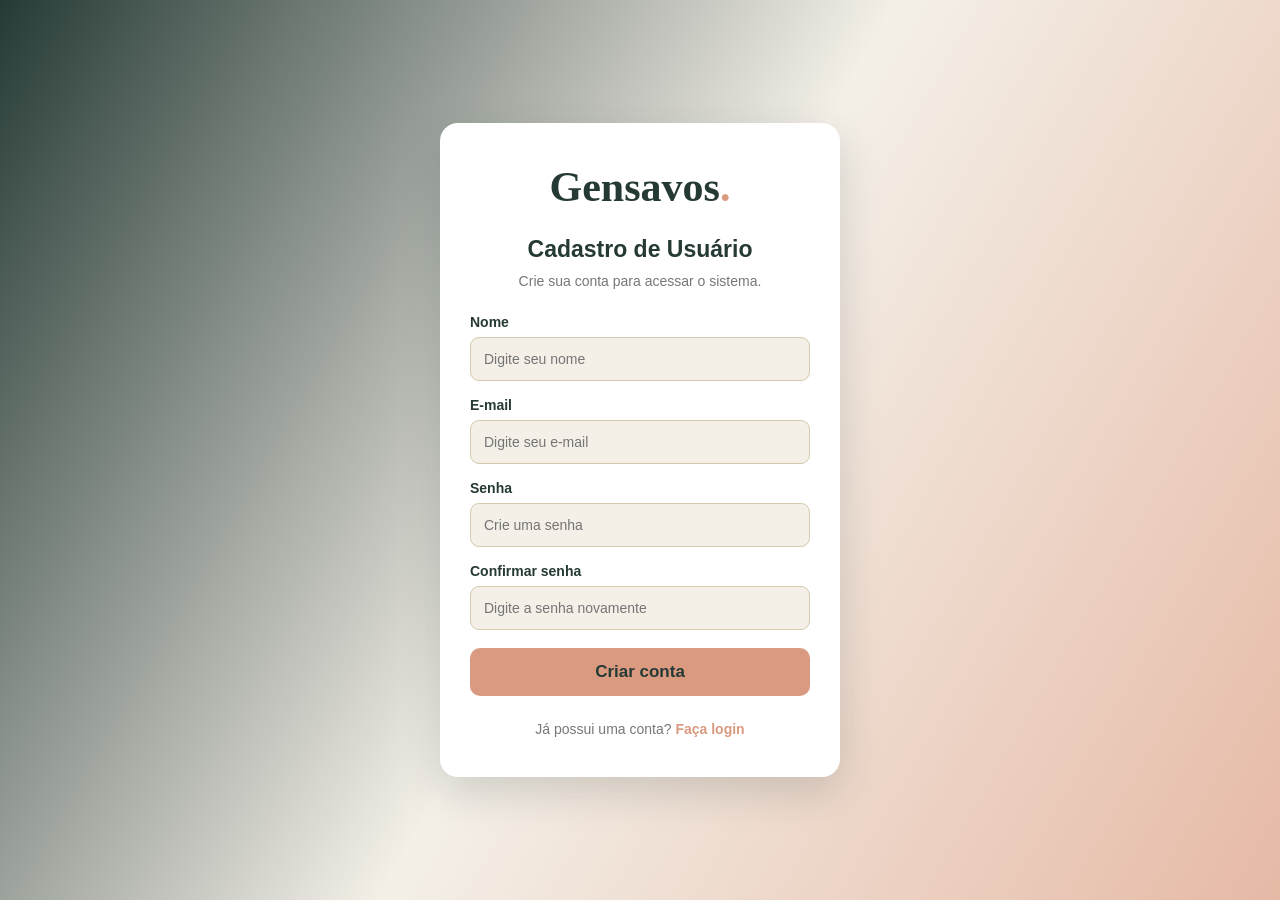
<file: Senai/index.html>
<!DOCTYPE html>
<html lang="pt-br">

<head>
    <meta charset="UTF-8">
    <meta name="viewport" content="width=device-width, initial-scale=1.0">

    <title>Cadastro | Gensavos</title>

    <link rel="stylesheet" href="Css/style.css">
</head>

<body>

    <div class="container">

        <h1>Gensavos<span>.</span></h1>

        <h2>Cadastro de Usuário</h2>

        <p>Crie sua conta para acessar o sistema.</p>

        <form id="formCadastro">

            <label for="nome">Nome</label>
            <input type="text" id="nome"
                placeholder="Digite seu nome" required>

            <label for="email">E-mail</label>
            <input type="email" id="email"
                placeholder="Digite seu e-mail" required>

            <label for="senha">Senha</label>
            <input type="password" id="senha"
                placeholder="Crie uma senha" required minlength="6">

            <label for="confirmar">Confirmar senha</label>

            <div class="campo-senha">
                <input type="password" id="confirmar"
                    placeholder="Digite a senha novamente" required>

                <span id="erro-senha" class="erro"></span>
            </div>

            <button type="submit">Criar conta</button>

        </form>

        <p class="rodape">
            Já possui uma conta?
            <a href="login.html">Faça login</a>
        </p>

    </div>


    <script>

        const form = document.getElementById("formCadastro");

        const senha = document.getElementById("senha");

        const confirmar = document.getElementById("confirmar");

        const erroSenha = document.getElementById("erro-senha");


        form.addEventListener("submit", function(event) {

            event.preventDefault();

            erroSenha.textContent = "";

            confirmar.classList.remove("input-erro");


            if (senha.value !== confirmar.value) {

                erroSenha.textContent = "As senhas não são iguais!";

                confirmar.classList.add("input-erro");

                confirmar.focus();

                return;

            }

            alert("Cadastro realizado com sucesso!");

            window.location.href = "login.html";

        });

    </script>

</body>
</html>
</file>
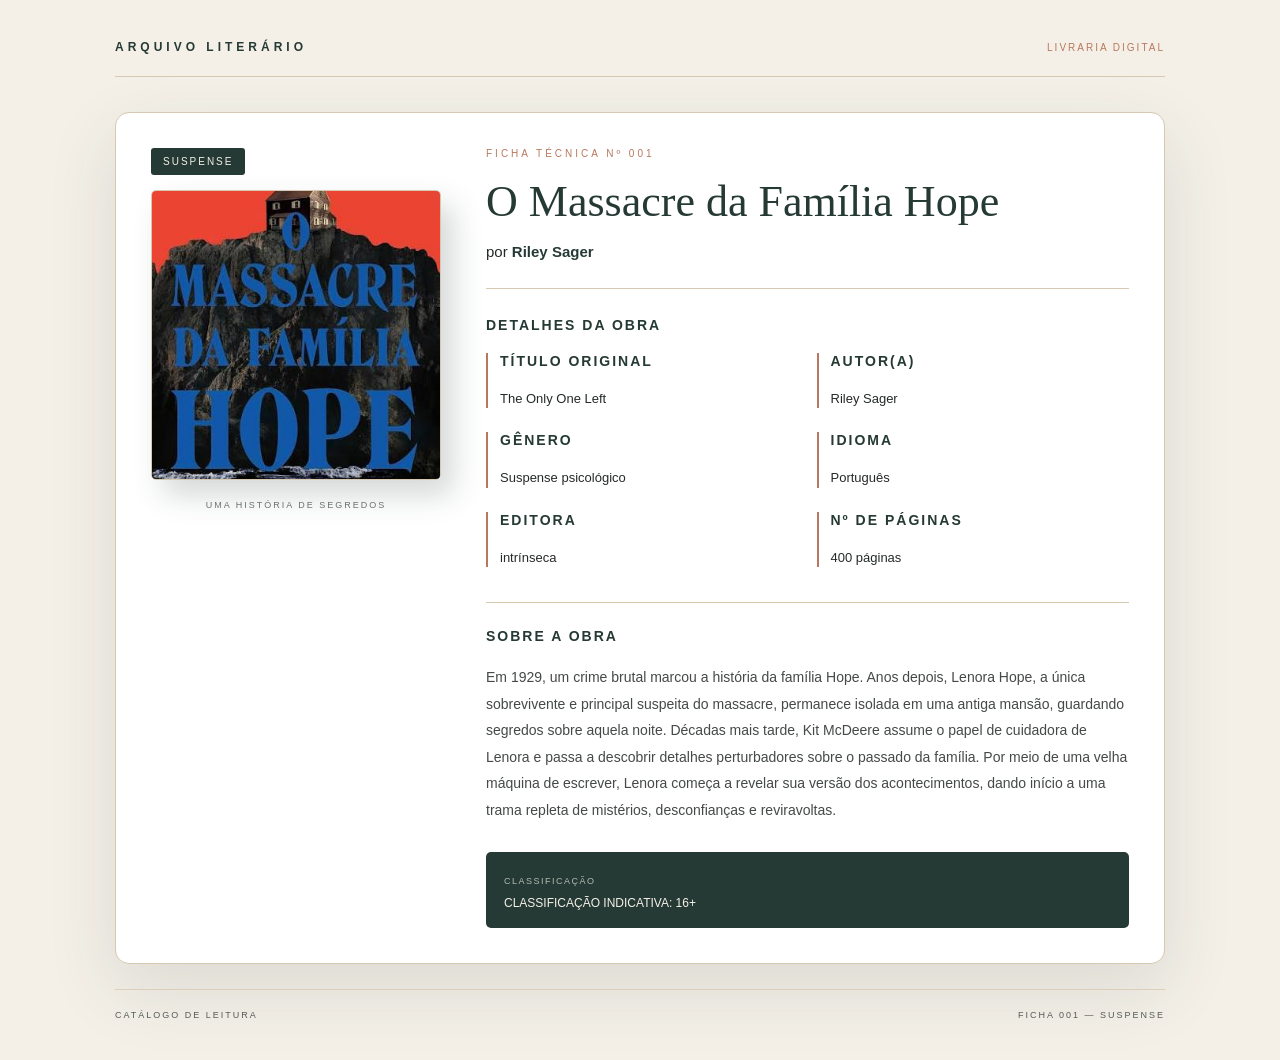
<file: Senai/final.html>
<!DOCTYPE html>
<html lang="pt-BR">
<head>
    <meta charset="UTF-8">
    <meta name="viewport" content="width=device-width, initial-scale=1.0">
    <title>Ficha Técnica | O Massacre da Família Hope</title>
    <link rel="stylesheet" href="Css3/style.css">
</head>

<body>
    <main class="pagina">
        <header class="cabecalho">
            <span class="marca">ARQUIVO LITERÁRIO</span>
            <span class="categoria">LIVRARIA DIGITAL</span>
        </header>

        <section class="ficha">

            <div class="capa-container">
                <span class="etiqueta">SUSPENSE</span>

                <img
                    src="Img/LIvro.hope.jpeg"
                    alt="Capa do livro O Massacre da Família Hope"
                    class="capa"
                />

                <p class="legenda">UMA HISTÓRIA DE SEGREDOS</p>
            </div>

            <div class="informacoes">
                <p class="subtitulo">FICHA TÉCNICA Nº 001</p>

                <h1>O Massacre da Família Hope</h1>

                <p class="autora">
                    por <strong>Riley Sager</strong>
                </p>

                <div class="linha"></div>

                <h2>Detalhes da obra</h2>

                <div class="detalhes">
                    <div class="item">
                        <h2>TÍTULO ORIGINAL</h2>
                        <p>The Only One Left</p>
                    </div>

                    <div class="item">
                        <h2>AUTOR(A)</h2>
                        <p>Riley Sager</p>
                    </div>

                    <div class="item">
                        <h2>GÊNERO</h2>
                        <p>Suspense psicológico</p>
                    </div>

                    <div class="item">
                        <h2>IDIOMA</h2>
                        <p>Português</p>
                    </div>

                    <div class="item">
                       <h2> EDITORA </h2>
                        <p>intrínseca</p>
                    </div>

                    <div class="item">
                        <h2>Nº DE PÁGINAS</h2>
                        <p>400 páginas</p>
                    </div>
                </div>

                <div class="sinopse">
                    <h2>Sobre a obra</h2>
                    <p>
                        Em 1929, um crime brutal marcou a história da família Hope. Anos depois, Lenora Hope, a única sobrevivente e principal suspeita do massacre, permanece isolada em uma antiga mansão, guardando segredos sobre aquela noite.

Décadas mais tarde, Kit McDeere assume o papel de cuidadora de Lenora e passa a descobrir detalhes perturbadores sobre o passado da família. Por meio de uma velha máquina de escrever, Lenora começa a revelar sua versão dos acontecimentos, dando início a uma trama repleta de mistérios, desconfianças e reviravoltas.
                    </p>
                </div>

                <div class="rodape-ficha">
                    <span>CLASSIFICAÇÃO</span>
                    <p>CLASSIFICAÇÃO INDICATIVA: 16+</p>
                </div>
            </div>
        </section>

        <footer class="rodape">
            <span>CATÁLOGO DE LEITURA</span>
            <span>FICHA 001 — SUSPENSE</span>
        </footer>
    </main>
</body>
</html>
</file>
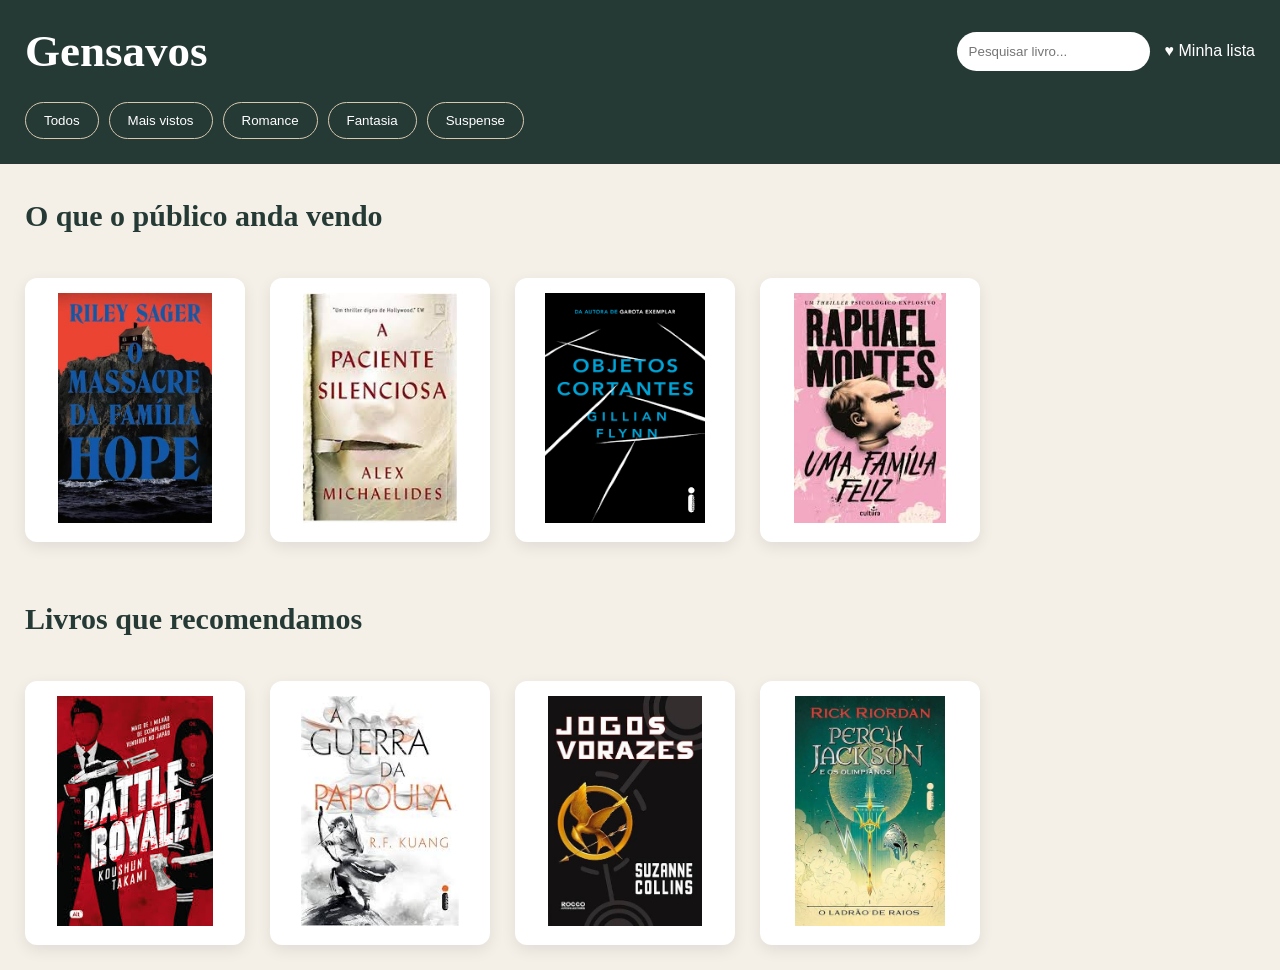
<file: Senai/login.html>
<!DOCTYPE html>
<html lang="pt-br">

<head>
    <meta charset="UTF-8">
    <meta name="viewport" content="width=device-width, initial-scale=1.0">

    <title>Gensavos - Livraria</title>

    <link rel="stylesheet" href="Css2/style.css">
    <script src="script.js" defer></script>
</head>

<body>

    <header>

        <div class="topo">

            <h1>Gensavos</h1>

            <div class="menu-superior">

                <input type="text" id="pesquisa"
                placeholder="Pesquisar livro...">

                <button id="minha-lista">
                    ♥ Minha lista
                </button>

            </div>

        </div>

        <nav class="categorias">

            <button data-categoria="todos">Todos</button>
            <button data-categoria="destaques">Mais vistos</button>
            <button data-categoria="romance">Romance</button>
            <button data-categoria="fantasia">Fantasia</button>
            <button data-categoria="suspense">Suspense</button>

        </nav>

    </header>

    <main>

        <h2 class="subtitulo">O que o público anda vendo</h2>

        <section class="catalogo">
    
            <div class="livros" data-nome="Hope"
            data-categoria="destaques romance">

                 <a href="final.html"><img src="Img/LIvro.hope.jpeg"></a>
                
            </div>


            <div class="livros" data-nome="Paciente"
            data-categoria="destaques suspense">

                <img src="Img/Paciente.jpeg">
            </div>

            <div class="livros" data-nome="Cortantes"
            data-categoria="destaques suspense">

                <img src="Img/Cortantes.png">

            

                

            </div>


            <div class="livros" data-nome="Família"
            data-categoria="destaques romance">

                <img src="Img/Familia.jpeg">

             

                

            </div>

        </section>


        <h2 class="subtitulo">Livros que recomendamos</h2>

        <section class="catalogo">

            <div class="livros" data-nome="Battle"
            data-categoria="fantasia">

                <img src="Img/Battyle.jpeg">

              

                

            </div>


            <div class="livros" data-nome="Guerra"
            data-categoria="fantasia">

                <img src="Img/Guerra.jpeg">

            

               

            </div>


            <div class="livros" data-nome="Jogos"
            data-categoria="fantasia">

                <img src="Img/Jogos.jpeg">

                
                

            </div>


            <div class="livros" data-nome="Percy Jackson"
            data-categoria="fantasia">

                <img src="Img/Perck.jpeg">

             
                

            </div>

        </section>

    </main>

</body>
</html>
</file>
<file: Senai/Css/style.css>
/* CORES DA GENSAVOS */

:root {
    --verde: #263A35;
    --creme: #F4F0E8;
    --areia: #D7C8B0;
    --terracota: #D99A80;
    --branco: #FFFFFF;
    --texto: #343B37;
}


/* CONFIGURAÇÃO GERAL */

* {
    margin: 0;
    padding: 0;
    box-sizing: border-box;
}

body {
    background: linear-gradient(
        120deg,
        var(--verde),
        var(--creme),
        #E6B9A5
    );

    font-family: 'Segoe UI', sans-serif;

    display: flex;
    justify-content: center;
    align-items: center;

    min-height: 100vh;
    padding: 20px;
}


/* CAIXA DE CADASTRO */

.container {
    width: 100%;
    max-width: 400px;

    background-color: var(--branco);

    padding: 40px 30px;

    border-radius: 18px;

    text-align: center;

    box-shadow: 0 15px 40px rgba(38, 58, 53, 0.18);
}


/* LOGO */

h1 {
    color: var(--verde);
    font-family: Georgia, serif;
    font-size: 42px;
    margin-bottom: 25px;
}

h1 span {
    color: var(--terracota);
}


/* TÍTULOS */

h2 {
    color: var(--verde);
    font-size: 23px;
    margin-bottom: 10px;
}

p {
    color: #777;
    font-size: 14px;
    margin-bottom: 25px;
}


/* CAMPOS */

label {
    display: block;
    text-align: left;

    color: var(--verde);

    font-size: 14px;
    font-weight: 600;

    margin-bottom: 7px;
}

input {
    display: block;

    width: 100%;

    padding: 13px;

    margin-bottom: 16px;

    border: 1.5px solid var(--areia);

    border-radius: 9px;

    font-size: 14px;

    background-color: var(--creme);

    outline: none;

    transition: 0.3s;
}


/* EFEITO AO CLICAR */

input:focus {
    border-color: var(--terracota);

    background-color: white;

    box-shadow: 0 0 0 3px rgba(217, 154, 128, 0.2);
}


/* CONFIRMAR SENHA */

.campo-senha {
    text-align: left;
    margin-bottom: 10px;
}


/* MENSAGEM DE ERRO */

.erro {
    display: block;

    color: #C94C4C;

    font-size: 13px;

    margin-top: -10px;

    margin-bottom: 10px;
}

.input-erro {
    border-color: #C94C4C !important;
    background-color: #FFF5F5 !important;
}


/* BOTÃO CADASTRAR */

button {
    width: 100%;

    padding: 14px;

    margin-top: 12px;

    border: none;

    border-radius: 10px;

    background-color: var(--terracota);

    color: var(--verde);

    font-size: 17px;

    font-weight: bold;

    cursor: pointer;

    transition: 0.3s;
}

button:hover {
    background-color: var(--verde);

    color: white;

    transform: translateY(-2px);

    box-shadow: 0 6px 15px rgba(38, 58, 53, 0.2);
}


/* LINK DE LOGIN */

.rodape {
    margin-top: 25px;
    margin-bottom: 0;
}

.rodape a {
    color: var(--terracota);
    font-weight: bold;
    text-decoration: none;
}

.rodape a:hover {
    color: var(--verde);
    text-decoration: underline;
}


/* CELULARES */

@media (max-width: 480px) {

    .container {
        padding: 30px 22px;
    }

    h1 {
        font-size: 36px;
    }

    h2 {
        font-size: 20px;
    }

}
</file>
<file: Senai/Css3/style.css>
* {
    margin: 0;
    padding: 0;
    box-sizing: border-box;
}

:root {
    --verde: #263A35;
    --creme: #F4F0E8;
    --areia: #D7C8B0;
    --terracota: #B9785D;
    --grafite: #252A29;

    --fundo: var(--creme);
    --painel: #FFFFFF;
    --texto: var(--grafite);
    --detalhes: var(--verde);
    --linha: var(--areia);
}

body {
    min-height: 100vh;
    background: var(--fundo);
    color: var(--texto);
    font-family: Arial, Helvetica, sans-serif;
    padding: 40px 20px;
}

.pagina {
    max-width: 1050px;
    margin: auto;
}

.cabecalho,
.rodape {
    display: flex;
    justify-content: space-between;
    align-items: center;
    gap: 15px;
    flex-wrap: wrap;
}

.cabecalho {
    padding-bottom: 22px;
    border-bottom: 1px solid var(--linha);
    margin-bottom: 35px;
}

.marca {
    font-size: 12px;
    font-weight: bold;
    letter-spacing: 4px;
    color: var(--verde);
}

.categoria {
    color: var(--terracota);
    font-size: 10px;
    letter-spacing: 2px;
}

.ficha {
    display: grid;
    grid-template-columns: 290px 1fr;
    gap: 45px;
    align-items: start;
    background: var(--painel);
    border: 1px solid var(--areia);
    border-radius: 14px;
    padding: 35px;
    box-shadow: 0 25px 70px rgba(38, 58, 53, 0.12);
}

.capa-container {
    position: relative;
    width: 100%;
}

.etiqueta {
    display: inline-block;
    background: var(--verde);
    color: var(--creme);
    padding: 8px 12px;
    font-size: 10px;
    letter-spacing: 2px;
    margin-bottom: 15px;
    border-radius: 3px;
}

.capa {
    display: block;
    width: 100%;
    aspect-ratio: 1 / 1;
    object-fit: cover;
    object-position: center;
    border-radius: 5px;
    border: 1px solid var(--areia);
    box-shadow: 12px 15px 30px rgba(38, 58, 53, 0.20);
}

.legenda {
    color: var(--grafite);
    opacity: 0.65;
    font-size: 9px;
    letter-spacing: 2px;
    text-align: center;
    margin-top: 20px;
}

.subtitulo {
    color: var(--terracota);
    font-size: 10px;
    letter-spacing: 3px;
    margin-bottom: 18px;
}

h1 {
    font-family: Georgia, "Times New Roman", serif;
    color: var(--verde);
    font-size: clamp(30px, 4vw, 44px);
    line-height: 1.15;
    font-weight: normal;
    margin-bottom: 15px;
}

.autora {
    color: var(--grafite);
    font-size: 15px;
}

.autora strong {
    color: var(--verde);
}

.linha {
    height: 1px;
    background: var(--areia);
    margin: 28px 0;
}

h2 {
    color: var(--verde);
    font-size: 14px;
    text-transform: uppercase;
    letter-spacing: 2px;
    margin-bottom: 20px;
}

.detalhes {
    display: grid;
    grid-template-columns: repeat(2, minmax(0, 1fr));
    gap: 24px 18px;
}

.item {
    border-left: 2px solid var(--terracota);
    padding-left: 12px;
}

.item span,
.rodape-ficha span {
    color: var(--grafite);
    opacity: 0.7;
    font-size: 9px;
    letter-spacing: 1.5px;
}

.item p {
    color: var(--grafite);
    margin-top: 8px;
    font-size: 13px;
    line-height: 1.5;
}

.sinopse {
    margin-top: 35px;
    padding-top: 25px;
    border-top: 1px solid var(--areia);
}

.sinopse p {
    color: var(--grafite);
    opacity: 0.85;
    font-size: 14px;
    line-height: 1.9;
}

.rodape-ficha {
    margin-top: 28px;
    padding: 18px;
    background: var(--verde);
    border-radius: 5px;
}

.rodape-ficha span {
    color: var(--creme);
}

.rodape-ficha p {
    font-size: 12px;
    margin-top: 8px;
    color: var(--creme);
}

.rodape {
    margin-top: 25px;
    padding-top: 20px;
    border-top: 1px solid var(--areia);
    color: var(--grafite);
    opacity: 0.75;
    font-size: 9px;
    letter-spacing: 2px;
}

@media (max-width: 700px) {
    body {
        padding: 22px 12px;
    }

    .ficha {
        grid-template-columns: 1fr;
        gap: 30px;
        padding: 22px;
    }

    .capa-container {
        max-width: 230px;
        margin: auto;
    }

    h1 {
        font-size: 32px;
    }

    .detalhes {
        gap: 22px 12px;
    }
}

@media (max-width: 380px) {
    .detalhes {
        grid-template-columns: 1fr;
    }

    .marca {
        letter-spacing: 2px;
    }
}
</file>
<file: Senai/Css2/style.css>
/* CORES DO SITE */

:root {
    --verde: #263A35;
    --creme: #F4F0E8;
    --areia: #D7C8B0;
    --terracota: #B9785D;
    --branco: #FFFFFF;
}


/* CONFIGURAÇÃO GERAL */

* {
    margin: 0;
    padding: 0;
    box-sizing: border-box;
}

body {
    background-color: var(--creme);
    font-family: Arial, sans-serif;
}


/* CABEÇALHO */

header {
    background-color: var(--verde);
    padding: 25px;
    color: var(--branco);
}

.topo {
    display: flex;
    justify-content: space-between;
    align-items: center;
    flex-wrap: wrap;
    gap: 20px;
}

h1 {
    font-family: Georgia, serif;
    font-size: 45px;
}

.menu-superior {
    display: flex;
    align-items: center;
    gap: 15px;
}

input {
    padding: 12px;
    border-radius: 20px;
    border: none;
    outline: none;
}

button {
    cursor: pointer;
    border: none;
}


/* MINHA LISTA */

#minha-lista {
    background-color: transparent;
    color: white;
    font-size: 16px;
}


/* CATEGORIAS */

.categorias {
    display: flex;
    gap: 10px;
    flex-wrap: wrap;
    margin-top: 25px;
}

.categorias button {
    background-color: transparent;
    border: 1px solid var(--areia);
    color: white;
    padding: 10px 18px;
    border-radius: 20px;
}

.categorias button:hover,
.categorias button.ativa {
    background-color: var(--areia);
    color: var(--verde);
}


/* TÍTULOS */

.subtitulo {
    color: var(--verde);
    font-family: Georgia, serif;
    font-size: 30px;
    margin: 35px 25px 20px;
}


/* CATÁLOGO */

.catalogo {
    display: flex;
    flex-wrap: wrap;
    gap: 25px;
    padding: 25px;
}


/* LIVROS */

.livros {
    width: 220px;
    padding: 15px;
    background-color: var(--branco);
    border-radius: 12px;
    text-align: center;

    box-shadow: 0 5px 15px #00000015;

    transition: 0.3s;
}

.livros:hover {
    transform: translateY(-7px);
    box-shadow: 0 10px 20px #00000025;
}

.livros img {
    width: 100%;
    height: 230px;
    object-fit: contain;
}

.livros h3 {
    color: var(--verde);
    margin: 12px;
}


/* FAVORITOS */

.favorito {
    background-color: var(--terracota);
    color: white;
    padding: 9px 15px;
    border-radius: 20px;
}

.favorito.salvo {
    background-color: var(--verde);
}


/* RESPONSIVIDADE */

@media (max-width: 600px) {

    .topo {
        flex-direction: column;
        align-items: flex-start;
    }

    .catalogo {
        justify-content: center;
    }

    .livros {
        width: 43%;
    }

}
</file>
